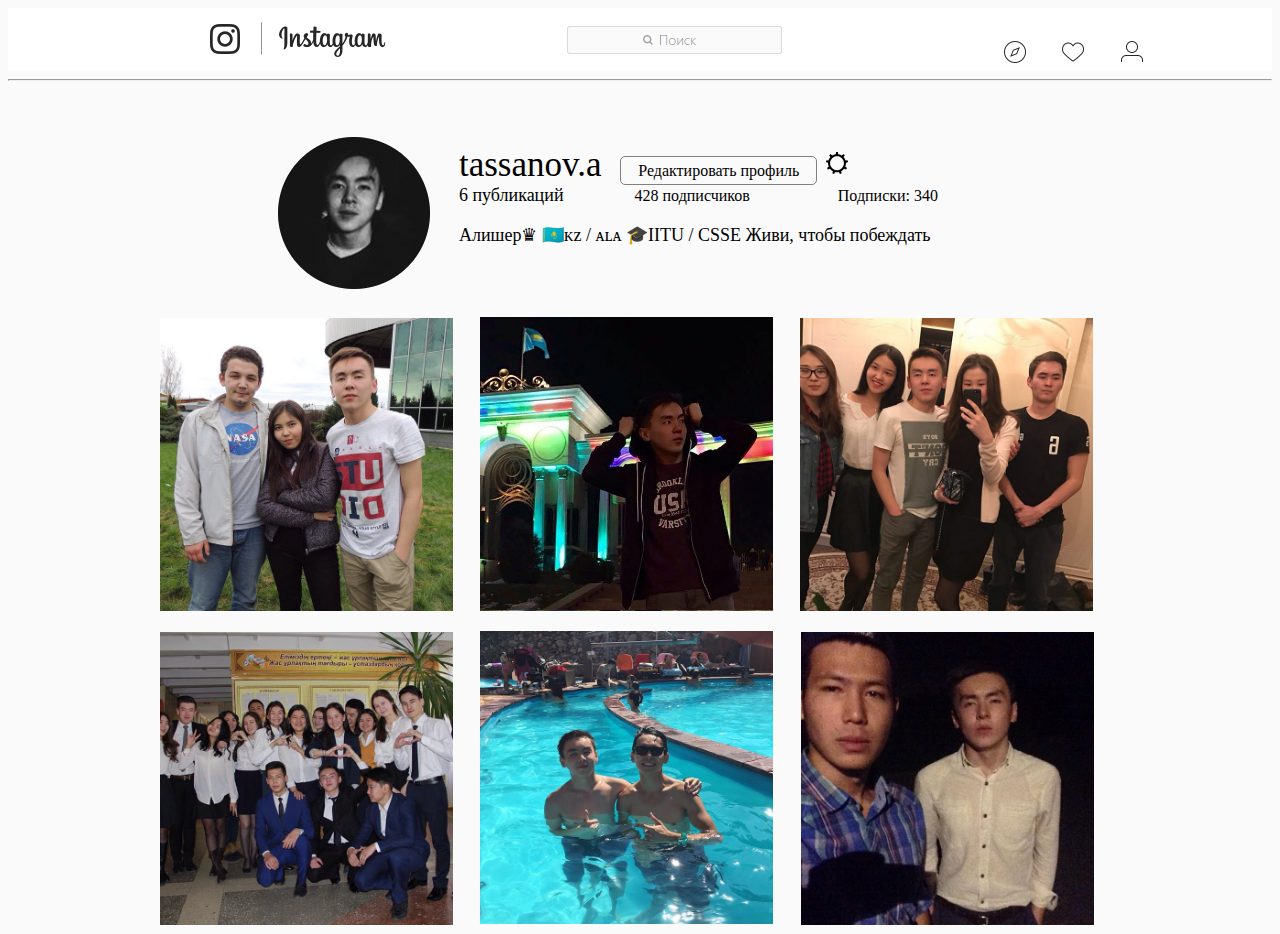
<file: HTML FrameWork/index.html>
<html>
<head>
    <meta charset = "utf-8">
    <link rel="shortcut icon" href="https://instagram-stars.top/images/favicon.ico"/>
    <title>Instagram</title>
    <link rel="stylesheet" href="style.css">
</head>

<body>
    <div class="header">
        <img src="logo.png">
        <a href="" class="btn1"><img src="btn1.png"></a>
        <a href="" class="btn2"><img src="btn2.png"></a>
        <a href="" class="btn3"><img src="btn3.png"></a>  
    </div>
    <hr>
<!--    =================================================================================================-->

    <header>
    <img src="ava.png">
    <div class="container">
        <div class="row1">
            <div class="col1">
                <p>tassanov.a </p>
                <a href="" class="btn-default">Редактировать профиль</a>
                <a href="" class="btnSet"><img src="btnSet.png"></a>
            </div>
        </div>
        <div class="row2">
            <div class="col2">
                <p>6 публикаций</p>
                <a href="" class="follower">428 подписчиков</a>
                <a href="" class="follower">Подписки: 340</a>
            </div>
        </div>
        <div class="row3">
            <div class="col2">
                <p>Алишер♛ 🇰🇿ᴋᴢ / ᴀʟᴀ 🎓IITU / CSSE Живи, чтобы побеждать </p>
            </div>
        </div>
    </div>
    </header>
    
  
    
    
<!--    =================================================================================================-->
    <div class = "container">
        <div class="row">
            <div class="col">
                <img src = "1.png" alt=""/>
                <div class="overlay"></div>
            </div>
            <div class="col">
                <img src = "2.png" alt=""/>
                <div class="overlay"></div>
            </div>
            <div class="col">
                <img src = "4.png" alt=""/>
                <div class="overlay"></div>
            </div>
        </div>
    </div>
    
    <div class = "container">
        <div class="row">
            <div class="col">
                <img src = "3.png" alt=""/>
                <div class="overlay"></div>
            </div>
            <div class="col">
                <img src = "5.png" alt=""/>
                <div class="overlay"></div>
            </div>
            <div class="col">
                <img src = "6.png" alt=""/>
                <div class="overlay"></div>
            </div>
        </div>
    </div>
</body>
</html>
</file>
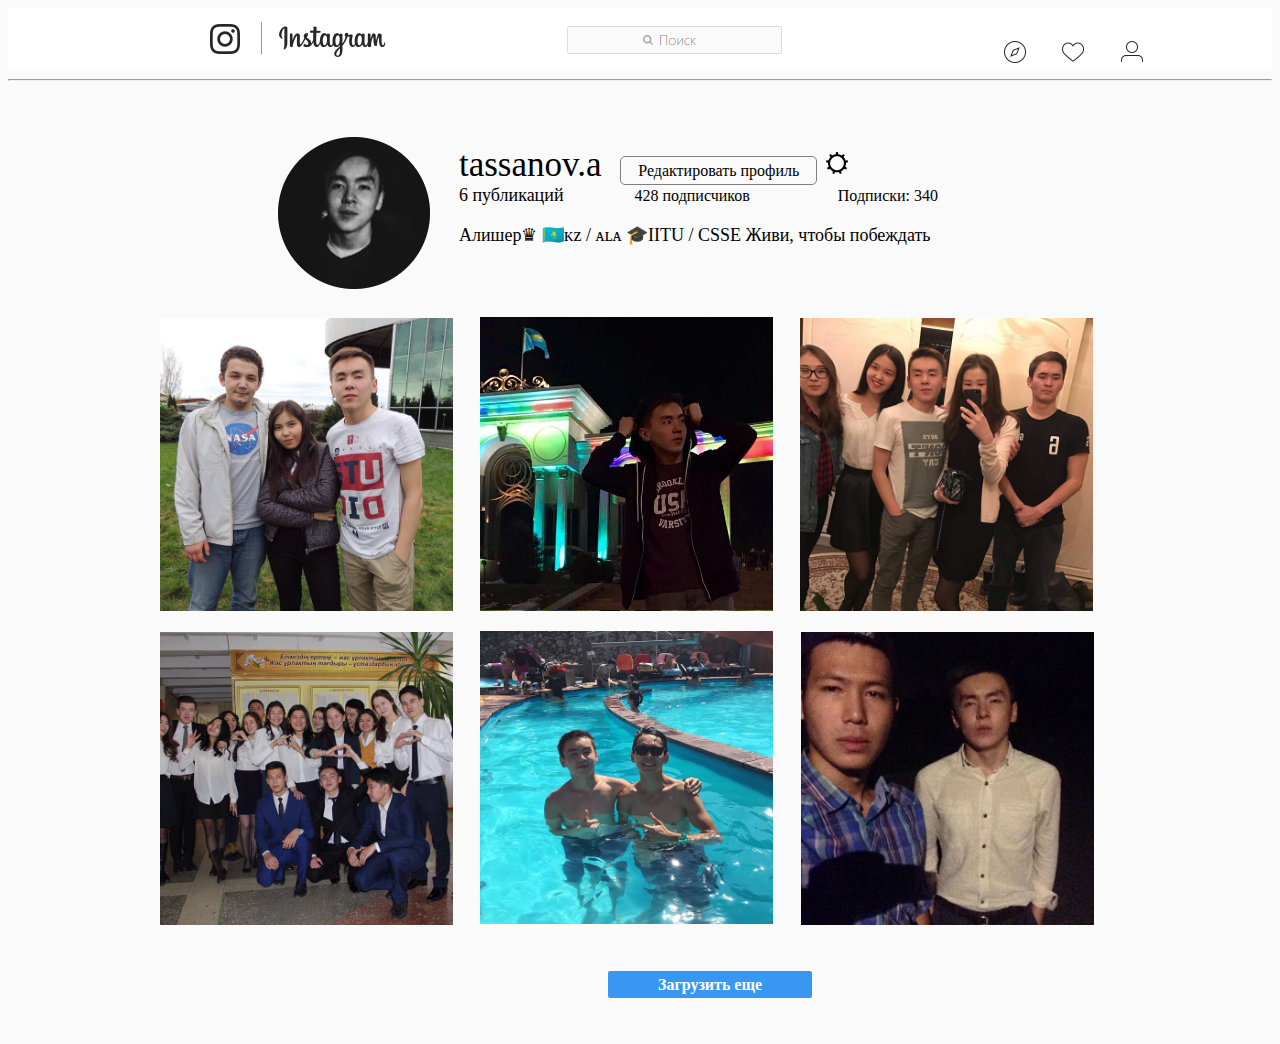
<file: INSTAGRAM/index.html>
<html>
<head>
    <meta charset = "utf-8">
    <link rel="shortcut icon" href="https://instagram-stars.top/images/favicon.ico"/>
    <title>Instagram</title>
    <link rel="stylesheet" href="style.css">
</head>

<body>
    <div class="header">
        <img src="logo.png">
        <a href="" class="btn1"><img src="btn1.png"></a>
        <a href="" class="btn2"><img src="btn2.png"></a>
        <a href="" class="btn3"><img src="btn3.png"></a>  
    </div>
    <hr>
<!--    =================================================================================================-->

    <header>
    <img src="ava.png">
    <div class="container">
        <div class="row1">
            <div class="col1">
                <p>tassanov.a </p>
                <a href="" class="btn-default">Редактировать профиль</a>
                <a href="" class="btnSet"><img src="btnSet.png"></a>
            </div>
        </div>
        <div class="row2">
            <div class="col2">
                <p>6 публикаций</p>
                <a href="" class="follower">428 подписчиков</a>
                <a href="" class="follower">Подписки: 340</a>
            </div>
        </div>
        <div class="row3">
            <div class="col2">
                <p>Алишер♛ 🇰🇿ᴋᴢ / ᴀʟᴀ 🎓IITU / CSSE Живи, чтобы побеждать </p>
            </div>
        </div>
    </div>
    </header>
    
  
    
    
<!--    =================================================================================================-->
    <div class = "container">
        <div class="row">
            <div class="col">
                <img src = "1.png" alt=""/>
                <div class="overlay"></div>
            </div>
            <div class="col">
                <img src = "2.png" alt=""/>
                <div class="overlay"></div>
            </div>
            <div class="col">
                <img src = "4.png" alt=""/>
                <div class="overlay"></div>
            </div>
        </div>
    </div>
    
    <div class = "container">
        <div class="row">
            <div class="col">
                <img src = "3.png" alt=""/>
                <div class="overlay"></div>
            </div>
            <div class="col">
                <img src = "5.png" alt=""/>
                <div class="overlay"></div>
            </div>
            <div class="col">
                <img src = "6.png" alt=""/>
                <div class="overlay"></div>
            </div>
        </div>
    </div>
    <div class="row4">
        <div class="col3">
            <a href="" class="btn4"><b>Загрузить еще</b></a>
        </div>
    </div>
   
</body>
</html>
</file>
<file: HTML FrameWork/style.css>
header{
    display: flex;
}
.container {
    max-width: 960px;
    margin: 0 auto;
}

header img{
    margin-left: 255px;
    margin-top: 42px;
}

.row {
    display: flex;
}

.col {
    flex: 1;
    margin-top: 20px;
    position: relative;
}

.col img {
    max-width: 100%; // максимальная ширина чтобы фотки вместились на странице 
    width: 100%;
}

@media screen and (max-width: 400px) {
    .row {
        display: block;
    }
    .col {
        padding: 0;
    }
}

.overlay {
    width: 100%;
    height: 100%;
    background-color: black;
    position: absolute;
    top: 0;
    bottom: 0;
    left: -13px;
    right: 0;
    opacity: 0;
}

.col:hover .overlay {
    transition: 1s;
    opacity: 0.5;
}

.header img {
    margin-left: 188px;
    margin-top: 4px;
}
/*========================================================================================================*/

.btn-default {
    border: 1px solid grey;
    padding: 5 17px;
    text-decoration: none;
    color: black;
    border-radius: 5px;
    margin-left: 10px;
    display: inline;  
}
.btn-defalut:hover {
    border-width: 2px;
}

.col1 p{
    margin-left: -300px;
    display: inline;
}

/*
.col2 a{
    margin-top: 500px;
}
*/

/*===============КНОПКИ===================*/
.btn1 {
    text-decoration: none;
    border-radius: 5px;
    margin-left: 3px;
    border: 1px solid grey;
}
.btn1 img{
    margin-right: -1000px;
}

.btn2 {
    text-decoration: none;
    border-radius: 5px;
    margin-left: 830px;
    border: 1px solid grey;
}

.btn2 img{
    margin-right: -1000px;
}

.btn3 {
    text-decoration: none;
    border-radius: 5px;
    margin-left: 830px;
    border: 1px solid grey;
}

.btn3 img{
    margin-right: -1000px;
}

.btnSet {
    text-decoration: none;
    border-radius: 5px;
    margin-left: -253px;
    border: 1px solid grey;
    padding-top: 50px;
}
.btnSet img{
    margin-right: -1000px;
}
/*=====================================================КНОПКИ=========================================================*/
html{
    background-color: #fafafa;
}
.header{
    background-color: white;
}
.row1 {
    margin-top: 20px;
}
.row1 p{
    font-size: 35px;
}
.col2 p {
    margin-left: -300px;
    font-size: 18px;
}
.follower {
    padding: 5 17px;
    text-decoration: none;
    color: black;
    margin-left: 50px;
    display: inline;  
}
.follower {
    border-width: 2px;
}
.row2 p{
    display: inline; 
    margin-top: 50px;
}
</file>
<file: INSTAGRAM/style.css>
header{
    display: flex;
}
.container {
    max-width: 960px;
    margin: 0 auto;
}

header img{
    margin-left: 255px;
    margin-top: 42px;
}

.row {
    display: flex;
}

.col {
    flex: 1;
    margin-top: 20px;
    position: relative;
}

.col img {
    max-width: 100%; // максимальная ширина чтобы фотки вместились на странице 
    width: 100%;
}

@media screen and (max-width: 400px) {
    .row {
        display: block;
    }
    .col {
        padding: 0;
    }
}

.overlay {
    width: 100%;
    height: 100%;
    background: url('gg.png')no-repeat;
    position: absolute;
    top: 0;
    bottom: 0;
    left: -13px;
    right: 0;
    opacity: 0;
}

.col:hover .overlay {
    transition: 0.1s;
    opacity: 0.5;
}

.header img {
    margin-left: 188px;
    margin-top: 4px;
}
/*========================================================================================================*/

.btn-default {
    border: 1px solid grey;
    padding: 5 17px;
    text-decoration: none;
    color: black;
    border-radius: 5px;
    margin-left: 10px;
    display: inline;  
}
.btn-defalut:hover {
    border-width: 2px;
}

.col1 p{
    margin-left: -300px;
    display: inline;
}

/*
.col2 a{
    margin-top: 500px;
}
*/

/*===============КНОПКИ===================*/
.btn1 {
    text-decoration: none;
    border-radius: 5px;
    margin-left: 3px;
    border: 1px solid grey;
}
.btn1 img{
    margin-right: -1000px;
}

.btn2 {
    text-decoration: none;
    border-radius: 5px;
    margin-left: 830px;
    border: 1px solid grey;
}

.btn2 img{
    margin-right: -1000px;
}

.btn3 {
    text-decoration: none;
    border-radius: 5px;
    margin-left: 830px;
    border: 1px solid grey;
}

.btn3 img{
    margin-right: -1000px;
}

.btnSet {
    text-decoration: none;
    border-radius: 5px;
    margin-left: -253px;
    border: 1px solid grey;
    padding-top: 50px;
}
.btnSet img{
    margin-right: -1000px;
}
/*=====================================================КНОПКИ=========================================================*/
html{
    background-color: #fafafa;
}
.header{
    background-color: white;
}
.row1 {
    margin-top: 20px;
}
.row1 p{
    font-size: 35px;
}
.col2 p {
    margin-left: -300px;
    font-size: 18px;
}
.follower {
    padding: 5 17px;
    text-decoration: none;
    color: black;
    margin-left: 50px;
    display: inline;  
}
.follower {
    border-width: 2px;
}
.row2 p{
    display: inline; 
    margin-top: 50px;
}

.btn4 {
    padding: 5 17px;
    text-decoration: none;
    color: black;
    border-radius: 2px;
    margin-left: 600px;
    display: inline;  
    background-color: #3897f0;
    color: white;
    padding-left: 50px;
    padding-right: 50px;
    text-align: center;
}
.col3 {
    margin-top: 50px;
    margin-bottom: 50px;
}
</file>
